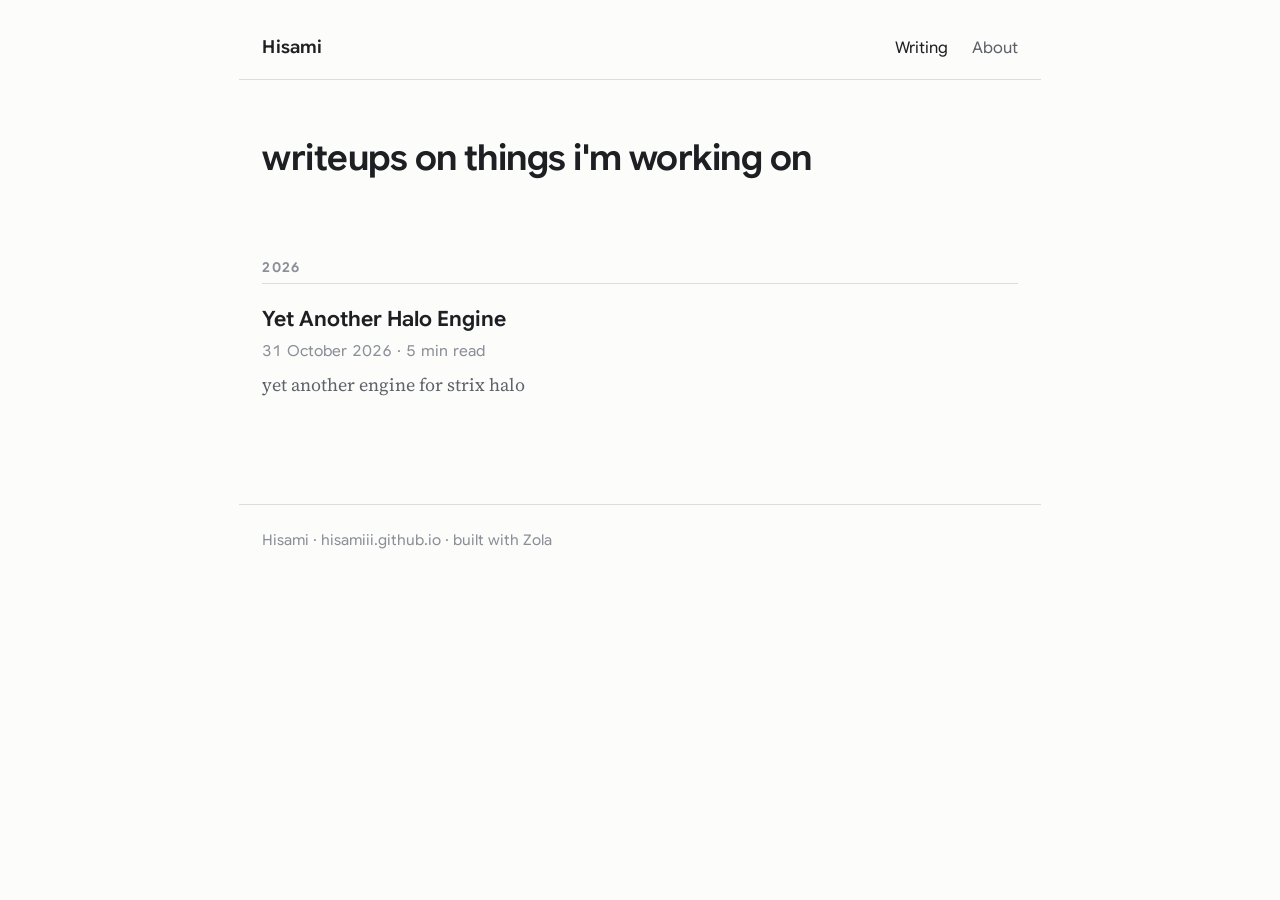
<file: index.html>
<!doctype html>
<html lang="en">
<head>
<meta charset="utf-8">
<meta name="viewport" content="width=device-width, initial-scale=1">
<title>Hisami</title>
<meta name="description" content="writeups on things i&#39;m working on">
<meta name="color-scheme" content="light dark">
<link rel="preload" href="https://hisamiii.github.io/fonts/SourceSerif4.woff2" as="font" type="font/woff2" crossorigin>
<link rel="stylesheet" href="https://hisamiii.github.io/style.css?h=e1146e367f2f4ecbf2cb">
<link rel="alternate" type="application/atom+xml" title="Hisami" href="https://hisamiii.github.io/atom.xml">

</head>
<body>
<header class="site-header">
  <div class="wrap">
    <a class="site-name" href="https://hisamiii.github.io/">Hisami</a>
    <nav class="site-nav">
      
      <a href="https://hisamiii.github.io/" aria-current="page">Writing</a>
      <a href="https://hisamiii.github.io/about/">About</a>
    </nav>
  </div>
</header>

<main>

<div class="wrap">
  <section class="intro">
    <h1>writeups on things i&#39;m working on</h1>
  </section>
  <h2 class="label year">2026</h2>
  <ul class="entries">
    <li>
      <h2><a href="https://hisamiii.github.io/posts/yet-another-halo-engine/">Yet Another Halo Engine</a></h2>
      <p class="meta"><time datetime="2026-10-31">31 October 2026</time> · 5 min read</p>
      <p class="summary">yet another engine for strix halo</p>
    </li></ul>
</div>

</main>

<footer class="site-footer">
  <div class="wrap">Hisami · hisamiii.github.io · built with Zola</div>
</footer>
</body>
</html>
</file>
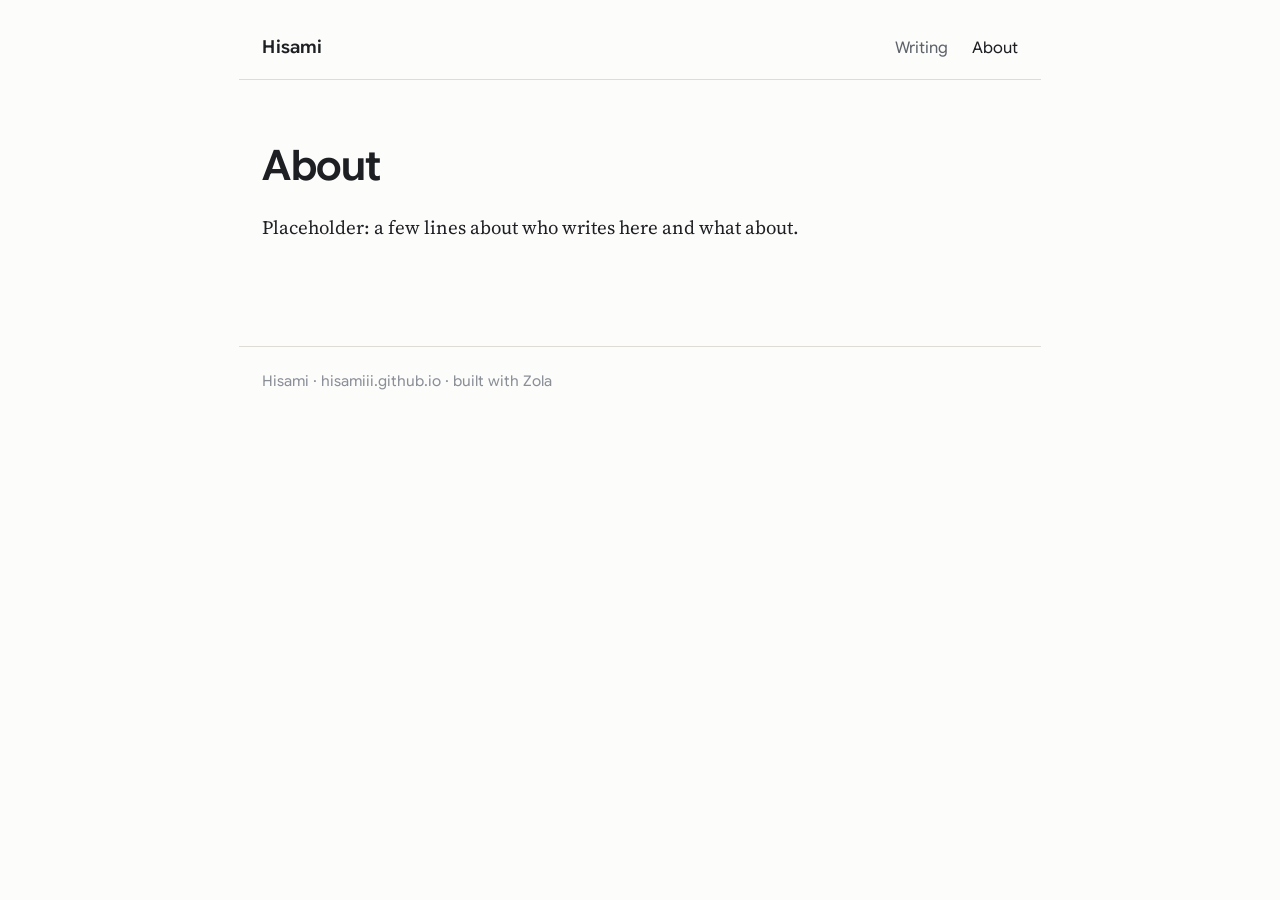
<file: about/index.html>
<!doctype html>
<html lang="en">
<head>
<meta charset="utf-8">
<meta name="viewport" content="width=device-width, initial-scale=1">
<title>About · Hisami</title>
<meta name="description" content="writeups on things i&#39;m working on">
<meta name="color-scheme" content="light dark">
<link rel="preload" href="https://hisamiii.github.io/fonts/SourceSerif4.woff2" as="font" type="font/woff2" crossorigin>
<link rel="stylesheet" href="https://hisamiii.github.io/style.css?h=e1146e367f2f4ecbf2cb">
<link rel="alternate" type="application/atom+xml" title="Hisami" href="https://hisamiii.github.io/atom.xml">

</head>
<body>
<header class="site-header">
  <div class="wrap">
    <a class="site-name" href="https://hisamiii.github.io/">Hisami</a>
    <nav class="site-nav">
      
      <a href="https://hisamiii.github.io/">Writing</a>
      <a href="https://hisamiii.github.io/about/" aria-current="page">About</a>
    </nav>
  </div>
</header>

<main>

<article>
  <header class="title-block wrap"><h1>About</h1></header>
  <div class="prose plain">
<p>Placeholder: a few lines about who writes here and what about.</p>

  </div>
</article>

</main>

<footer class="site-footer">
  <div class="wrap">Hisami · hisamiii.github.io · built with Zola</div>
</footer>
</body>
</html>
</file>
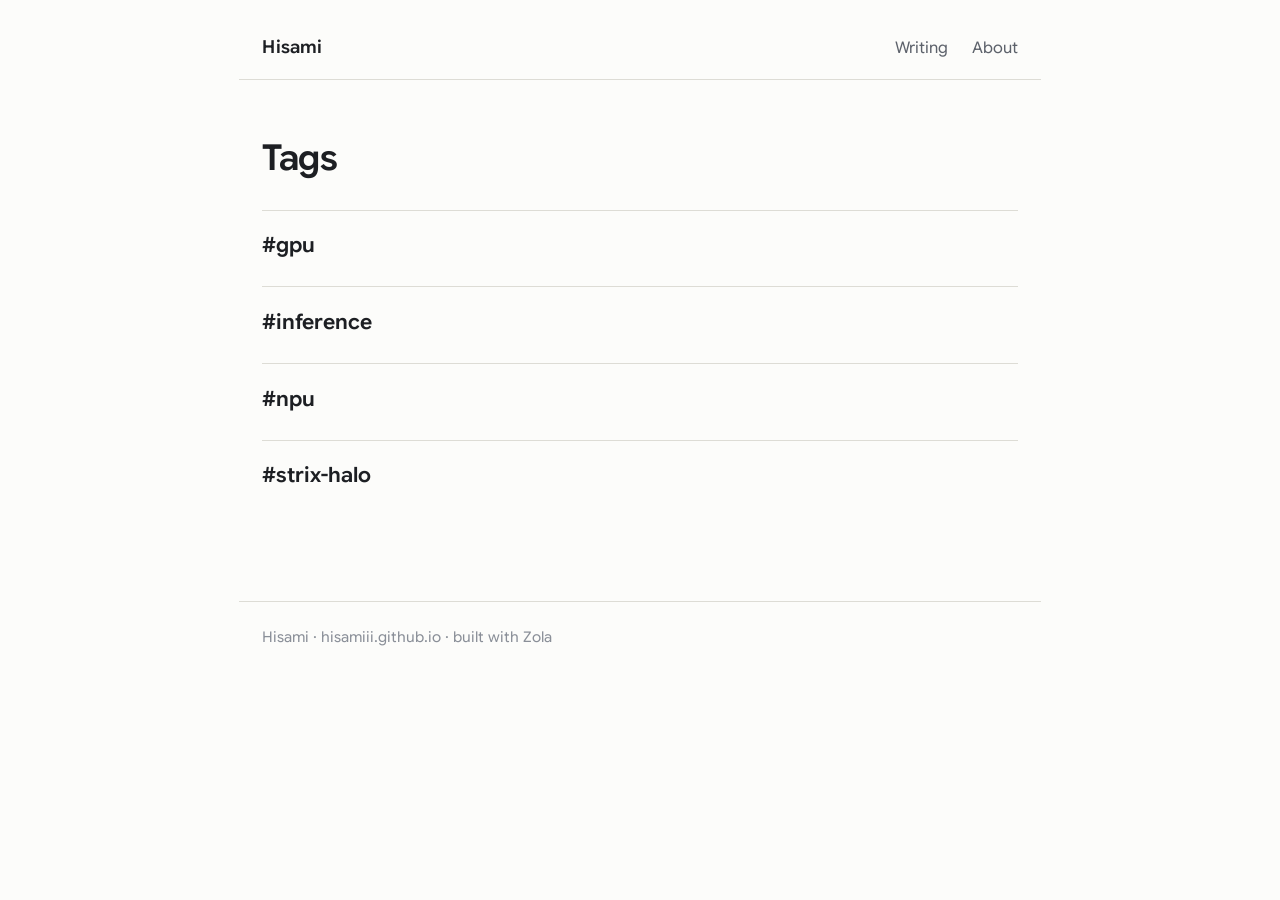
<file: tags/index.html>
<!doctype html>
<html lang="en">
<head>
<meta charset="utf-8">
<meta name="viewport" content="width=device-width, initial-scale=1">
<title>Tags · Hisami</title>
<meta name="description" content="writeups on things i&#39;m working on">
<meta name="color-scheme" content="light dark">
<link rel="preload" href="https://hisamiii.github.io/fonts/SourceSerif4.woff2" as="font" type="font/woff2" crossorigin>
<link rel="stylesheet" href="https://hisamiii.github.io/style.css?h=e1146e367f2f4ecbf2cb">
<link rel="alternate" type="application/atom+xml" title="Hisami" href="https://hisamiii.github.io/atom.xml">

</head>
<body>
<header class="site-header">
  <div class="wrap">
    <a class="site-name" href="https://hisamiii.github.io/">Hisami</a>
    <nav class="site-nav">
      
      <a href="https://hisamiii.github.io/">Writing</a>
      <a href="https://hisamiii.github.io/about/">About</a>
    </nav>
  </div>
</header>

<main>

<div class="wrap">
  <section class="intro"><h1>Tags</h1></section>
  <ul class="entries">
    <li><h2><a href="https://hisamiii.github.io/tags/gpu/">#gpu</a></h2></li>
    <li><h2><a href="https://hisamiii.github.io/tags/inference/">#inference</a></h2></li>
    <li><h2><a href="https://hisamiii.github.io/tags/npu/">#npu</a></h2></li>
    <li><h2><a href="https://hisamiii.github.io/tags/strix-halo/">#strix-halo</a></h2></li>
  </ul>
</div>

</main>

<footer class="site-footer">
  <div class="wrap">Hisami · hisamiii.github.io · built with Zola</div>
</footer>
</body>
</html>
</file>
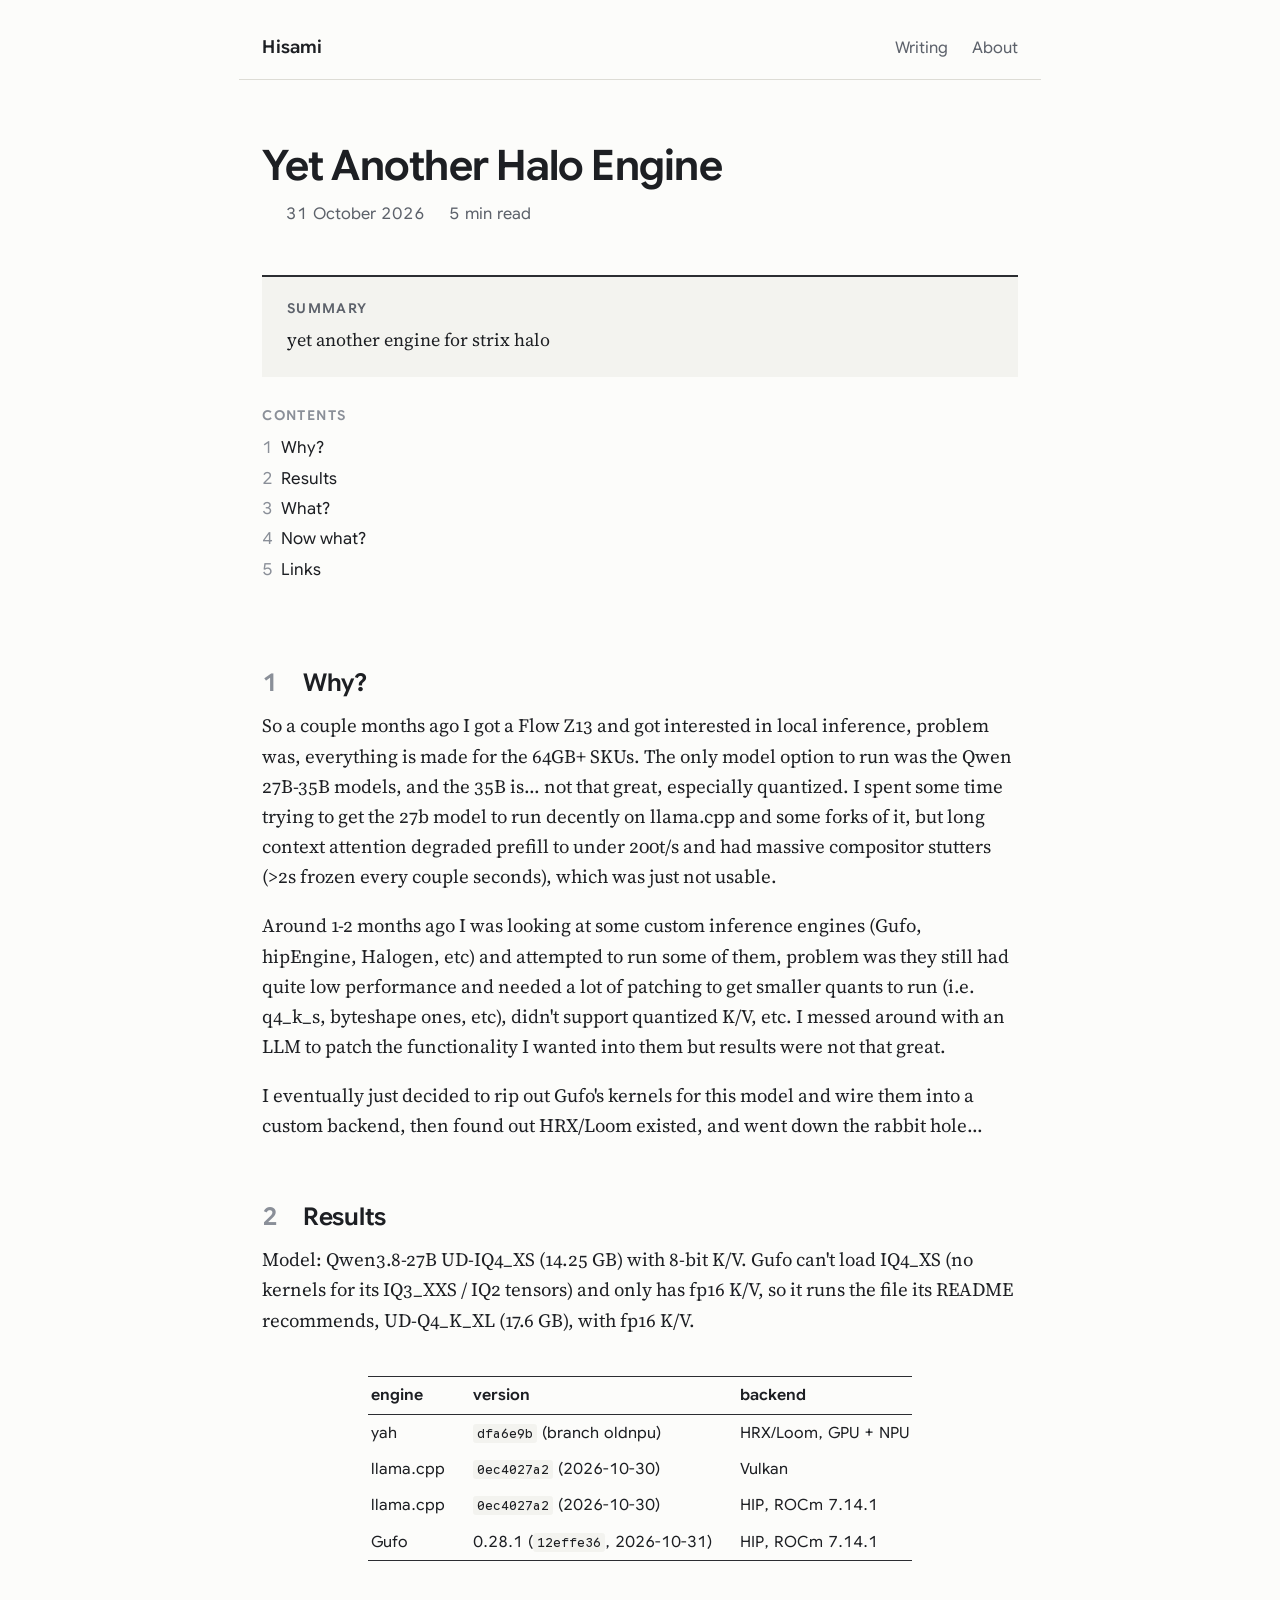
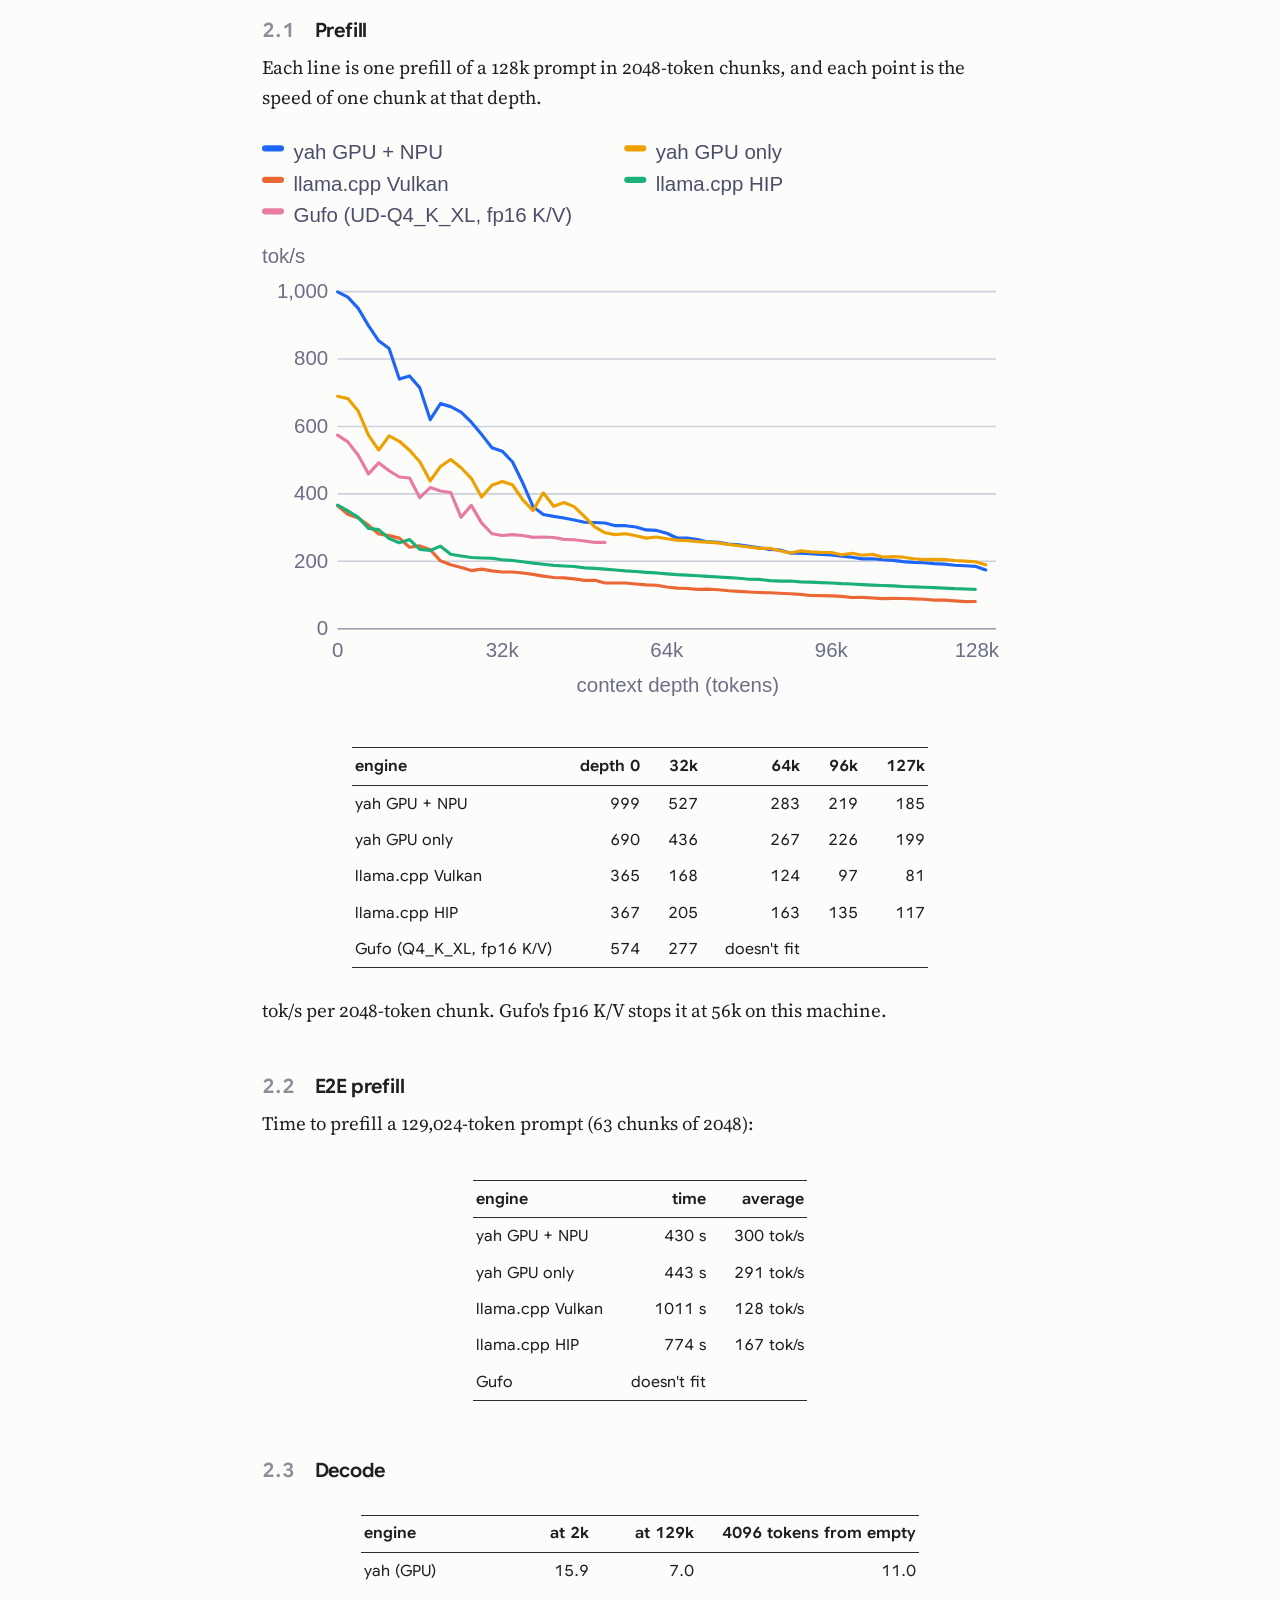
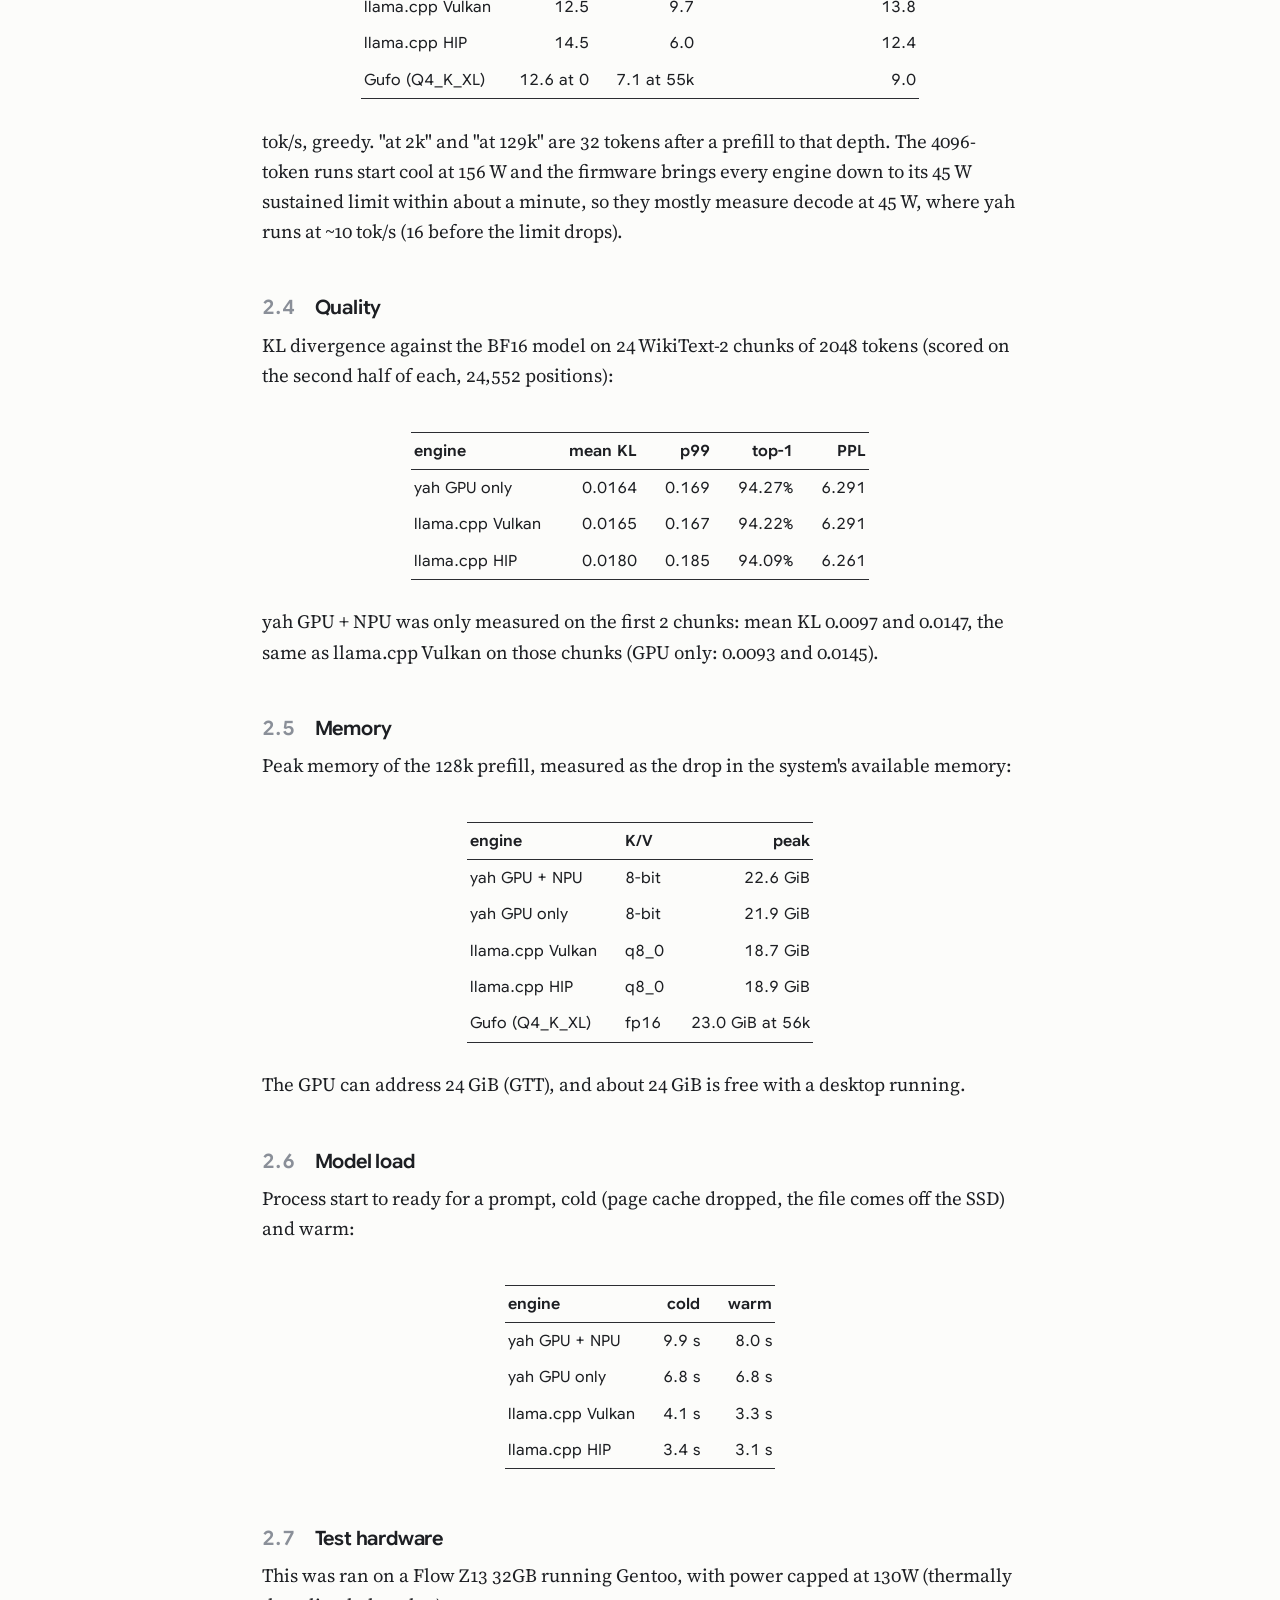
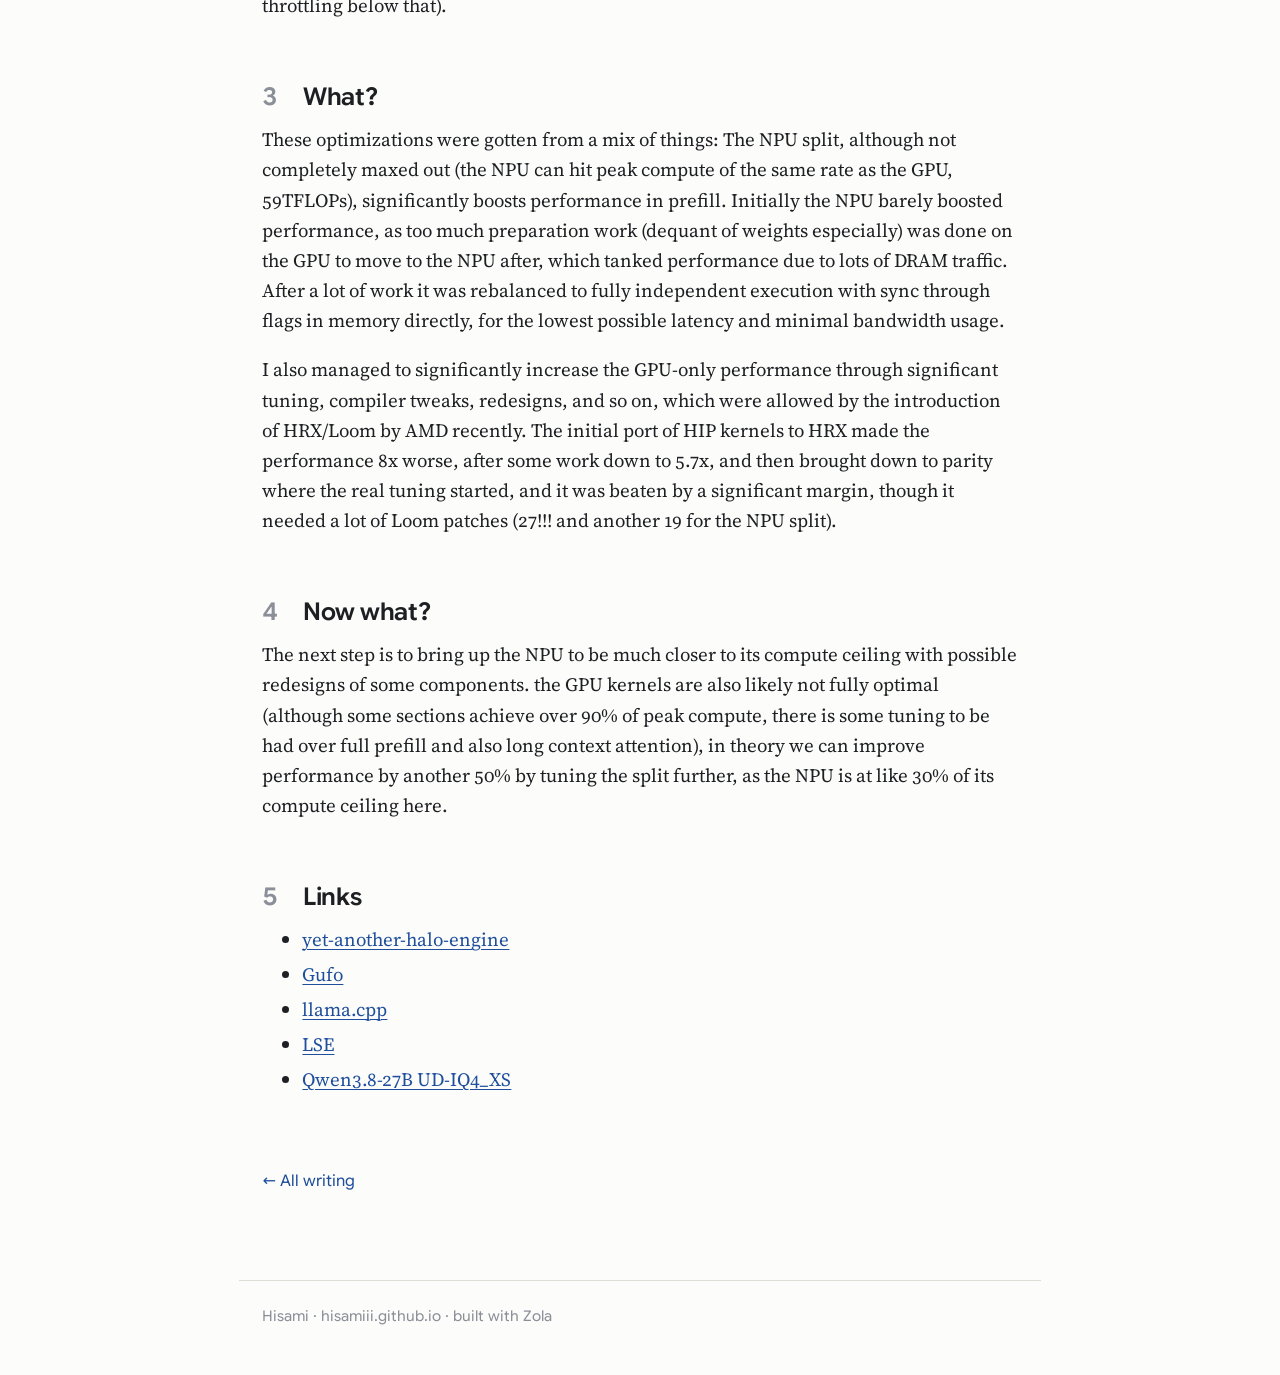
<file: posts/yet-another-halo-engine/index.html>
<!doctype html>
<html lang="en">
<head>
<meta charset="utf-8">
<meta name="viewport" content="width=device-width, initial-scale=1">
<title>Yet Another Halo Engine · Hisami</title>
<meta name="description" content="yet another engine for strix halo">
<meta name="color-scheme" content="light dark">
<link rel="preload" href="https://hisamiii.github.io/fonts/SourceSerif4.woff2" as="font" type="font/woff2" crossorigin>
<link rel="stylesheet" href="https://hisamiii.github.io/style.css?h=e1146e367f2f4ecbf2cb">
<link rel="alternate" type="application/atom+xml" title="Hisami" href="https://hisamiii.github.io/atom.xml">


</head>
<body>
<header class="site-header">
  <div class="wrap">
    <a class="site-name" href="https://hisamiii.github.io/">Hisami</a>
    <nav class="site-nav">
      
      <a href="https://hisamiii.github.io/">Writing</a>
      <a href="https://hisamiii.github.io/about/">About</a>
    </nav>
  </div>
</header>

<main>

<article>
  <header class="title-block wrap">
    
    <h1>Yet Another Halo Engine</h1>
    
    <div class="byline">
      <span class="author"></span>
      <time datetime="2026-10-31">31 October 2026</time>
      <span>5 min read</span>
    </div>
  </header>

  <div class="wrap">
    <section class="abstract">
      <span class="label">Summary</span>
      <p>yet another engine for strix halo</p>

    </section>
    <nav class="contents" aria-label="Contents">
      <span class="label">Contents</span>
      <ol>
        <li><a href="#why">Why?</a></li>
        <li><a href="#results">Results</a></li>
        <li><a href="#what">What?</a></li>
        <li><a href="#now-what">Now what?</a></li>
        <li><a href="#links">Links</a></li>
      </ol>
    </nav>
  </div>

  <div class="prose">
<h2 id="why">Why?</h2>
<p>So a couple months ago I got a Flow Z13 and got interested in local inference, problem was, everything is made for the 64GB+ SKUs. The only model option to run was the Qwen 27B-35B models, and the 35B is... not that great, especially quantized. I spent some time trying to get the 27b model to run decently on llama.cpp and some forks of it, but long context attention degraded prefill to under 200t/s and had massive compositor stutters (&gt;2s frozen every couple seconds), which was just not usable.</p>
<p>Around 1-2 months ago I was looking at some custom inference engines (Gufo, hipEngine, Halogen, etc) and attempted to run some of them, problem was they still had quite low performance and needed a lot of patching to get smaller quants to run (i.e. q4_k_s, byteshape ones, etc), didn't support quantized K/V, etc. I messed around with an LLM to patch the functionality I wanted into them but results were not that great.</p>
<p>I eventually just decided to rip out Gufo's kernels for this model and wire them into a custom backend, then found out HRX/Loom existed, and went down the rabbit hole...</p>
<h2 id="results">Results</h2>
<p>Model: Qwen3.8-27B UD-IQ4_XS (14.25 GB) with 8-bit K/V. Gufo can't load IQ4_XS (no kernels for its IQ3_XXS / IQ2 tensors) and only has fp16 K/V, so it runs the file its README recommends, UD-Q4_K_XL (17.6 GB), with fp16 K/V.</p>
<table><thead><tr><th>engine</th><th>version</th><th>backend</th></tr></thead><tbody>
<tr><td>yah</td><td><code>dfa6e9b</code> (branch oldnpu)</td><td>HRX/Loom, GPU + NPU</td></tr>
<tr><td>llama.cpp</td><td><code>0ec4027a2</code> (2026-10-30)</td><td>Vulkan</td></tr>
<tr><td>llama.cpp</td><td><code>0ec4027a2</code> (2026-10-30)</td><td>HIP, ROCm 7.14.1</td></tr>
<tr><td>Gufo</td><td>0.28.1 (<code>12effe36</code>, 2026-10-31)</td><td>HIP, ROCm 7.14.1</td></tr>
</tbody></table>
<h3 id="prefill">Prefill</h3>
<p>Each line is one prefill of a 128k prompt in 2048-token chunks, and each point is the speed of one chunk at that depth.</p>
<p><img src="https://hisamiii.github.io/posts/yet-another-halo-engine/ctx.svg" alt="Prefill speed vs context depth" /></p>
<table><thead><tr><th>engine</th><th style="text-align: right">depth 0</th><th style="text-align: right">32k</th><th style="text-align: right">64k</th><th style="text-align: right">96k</th><th style="text-align: right">127k</th></tr></thead><tbody>
<tr><td>yah GPU + NPU</td><td style="text-align: right">999</td><td style="text-align: right">527</td><td style="text-align: right">283</td><td style="text-align: right">219</td><td style="text-align: right">185</td></tr>
<tr><td>yah GPU only</td><td style="text-align: right">690</td><td style="text-align: right">436</td><td style="text-align: right">267</td><td style="text-align: right">226</td><td style="text-align: right">199</td></tr>
<tr><td>llama.cpp Vulkan</td><td style="text-align: right">365</td><td style="text-align: right">168</td><td style="text-align: right">124</td><td style="text-align: right">97</td><td style="text-align: right">81</td></tr>
<tr><td>llama.cpp HIP</td><td style="text-align: right">367</td><td style="text-align: right">205</td><td style="text-align: right">163</td><td style="text-align: right">135</td><td style="text-align: right">117</td></tr>
<tr><td>Gufo (Q4_K_XL, fp16 K/V)</td><td style="text-align: right">574</td><td style="text-align: right">277</td><td style="text-align: right">doesn't fit</td><td style="text-align: right"></td><td style="text-align: right"></td></tr>
</tbody></table>
<p>tok/s per 2048-token chunk. Gufo's fp16 K/V stops it at 56k on this machine.</p>
<h3 id="e2e-prefill">E2E prefill</h3>
<p>Time to prefill a 129,024-token prompt (63 chunks of 2048):</p>
<table><thead><tr><th>engine</th><th style="text-align: right">time</th><th style="text-align: right">average</th></tr></thead><tbody>
<tr><td>yah GPU + NPU</td><td style="text-align: right">430 s</td><td style="text-align: right">300 tok/s</td></tr>
<tr><td>yah GPU only</td><td style="text-align: right">443 s</td><td style="text-align: right">291 tok/s</td></tr>
<tr><td>llama.cpp Vulkan</td><td style="text-align: right">1011 s</td><td style="text-align: right">128 tok/s</td></tr>
<tr><td>llama.cpp HIP</td><td style="text-align: right">774 s</td><td style="text-align: right">167 tok/s</td></tr>
<tr><td>Gufo</td><td style="text-align: right">doesn't fit</td><td style="text-align: right"></td></tr>
</tbody></table>
<h3 id="decode">Decode</h3>
<table><thead><tr><th>engine</th><th style="text-align: right">at 2k</th><th style="text-align: right">at 129k</th><th style="text-align: right">4096 tokens from empty</th></tr></thead><tbody>
<tr><td>yah (GPU)</td><td style="text-align: right">15.9</td><td style="text-align: right">7.0</td><td style="text-align: right">11.0</td></tr>
<tr><td>llama.cpp Vulkan</td><td style="text-align: right">12.5</td><td style="text-align: right">9.7</td><td style="text-align: right">13.8</td></tr>
<tr><td>llama.cpp HIP</td><td style="text-align: right">14.5</td><td style="text-align: right">6.0</td><td style="text-align: right">12.4</td></tr>
<tr><td>Gufo (Q4_K_XL)</td><td style="text-align: right">12.6 at 0</td><td style="text-align: right">7.1 at 55k</td><td style="text-align: right">9.0</td></tr>
</tbody></table>
<p>tok/s, greedy. "at 2k" and "at 129k" are 32 tokens after a prefill to that depth. The 4096-token runs start cool at 156 W and the firmware brings every engine down to its 45 W sustained limit within about a minute, so they mostly measure decode at 45 W, where yah runs at ~10 tok/s (16 before the limit drops).</p>
<h3 id="quality">Quality</h3>
<p>KL divergence against the BF16 model on 24 WikiText-2 chunks of 2048 tokens (scored on the second half of each, 24,552 positions):</p>
<table><thead><tr><th>engine</th><th style="text-align: right">mean KL</th><th style="text-align: right">p99</th><th style="text-align: right">top-1</th><th style="text-align: right">PPL</th></tr></thead><tbody>
<tr><td>yah GPU only</td><td style="text-align: right">0.0164</td><td style="text-align: right">0.169</td><td style="text-align: right">94.27%</td><td style="text-align: right">6.291</td></tr>
<tr><td>llama.cpp Vulkan</td><td style="text-align: right">0.0165</td><td style="text-align: right">0.167</td><td style="text-align: right">94.22%</td><td style="text-align: right">6.291</td></tr>
<tr><td>llama.cpp HIP</td><td style="text-align: right">0.0180</td><td style="text-align: right">0.185</td><td style="text-align: right">94.09%</td><td style="text-align: right">6.261</td></tr>
</tbody></table>
<p>yah GPU + NPU was only measured on the first 2 chunks: mean KL 0.0097 and 0.0147, the same as llama.cpp Vulkan on those chunks (GPU only: 0.0093 and 0.0145).</p>
<h3 id="memory">Memory</h3>
<p>Peak memory of the 128k prefill, measured as the drop in the system's available memory:</p>
<table><thead><tr><th>engine</th><th>K/V</th><th style="text-align: right">peak</th></tr></thead><tbody>
<tr><td>yah GPU + NPU</td><td>8-bit</td><td style="text-align: right">22.6 GiB</td></tr>
<tr><td>yah GPU only</td><td>8-bit</td><td style="text-align: right">21.9 GiB</td></tr>
<tr><td>llama.cpp Vulkan</td><td>q8_0</td><td style="text-align: right">18.7 GiB</td></tr>
<tr><td>llama.cpp HIP</td><td>q8_0</td><td style="text-align: right">18.9 GiB</td></tr>
<tr><td>Gufo (Q4_K_XL)</td><td>fp16</td><td style="text-align: right">23.0 GiB at 56k</td></tr>
</tbody></table>
<p>The GPU can address 24 GiB (GTT), and about 24 GiB is free with a desktop running.</p>
<h3 id="model-load">Model load</h3>
<p>Process start to ready for a prompt, cold (page cache dropped, the file comes off the SSD) and warm:</p>
<table><thead><tr><th>engine</th><th style="text-align: right">cold</th><th style="text-align: right">warm</th></tr></thead><tbody>
<tr><td>yah GPU + NPU</td><td style="text-align: right">9.9 s</td><td style="text-align: right">8.0 s</td></tr>
<tr><td>yah GPU only</td><td style="text-align: right">6.8 s</td><td style="text-align: right">6.8 s</td></tr>
<tr><td>llama.cpp Vulkan</td><td style="text-align: right">4.1 s</td><td style="text-align: right">3.3 s</td></tr>
<tr><td>llama.cpp HIP</td><td style="text-align: right">3.4 s</td><td style="text-align: right">3.1 s</td></tr>
</tbody></table>
<h3 id="test-hardware">Test hardware</h3>
<p>This was ran on a Flow Z13 32GB running Gentoo, with power capped at 130W (thermally throttling below that).</p>
<h2 id="what">What?</h2>
<p>These optimizations were gotten from a mix of things:
The NPU split, although not completely maxed out (the NPU can hit peak compute of the same rate as the GPU, 59TFLOPs), significantly boosts performance in prefill. Initially the NPU barely boosted performance, as too much preparation work (dequant of weights especially) was done on the GPU to move to the NPU after, which tanked performance due to lots of DRAM traffic. After a lot of work it was rebalanced to fully independent execution with sync through flags in memory directly, for the lowest possible latency and minimal bandwidth usage.</p>
<p>I also managed to significantly increase the GPU-only performance through significant tuning, compiler tweaks, redesigns, and so on, which were allowed by the introduction of HRX/Loom by AMD recently. The initial port of HIP kernels to HRX made the performance 8x worse, after some work down to 5.7x, and then brought down to parity where the real tuning started, and it was beaten by a significant margin, though it needed a lot of Loom patches (27!!! and another 19 for the NPU split).</p>
<h2 id="now-what">Now what?</h2>
<p>The next step is to bring up the NPU to be much closer to its compute ceiling with possible redesigns of some components. the GPU kernels are also likely not fully optimal (although some sections achieve over 90% of peak compute, there is some tuning to be had over full prefill and also long context attention), in theory we can improve performance by another 50% by tuning the split further, as the NPU is at like 30% of its compute ceiling here.</p>
<h2 id="links">Links</h2>
<ul>
<li><a rel="external" href="https://github.com/hisamiii/yet-another-halo-engine">yet-another-halo-engine</a></li>
<li><a rel="external" href="https://github.com/gufo-org/gufo">Gufo</a></li>
<li><a rel="external" href="https://github.com/ggml-org/llama.cpp">llama.cpp</a></li>
<li><a rel="external" href="https://github.com/Geramy/LSE">LSE</a></li>
<li><a rel="external" href="https://huggingface.co/unsloth/Qwen3.8-27B-GGUF/blob/main/Qwen3.8-27B-UD-IQ4_XS.gguf">Qwen3.8-27B UD-IQ4_XS</a></li>
</ul>

  </div>
  <nav class="post-nav wrap">
    <a href="https://hisamiii.github.io/">← All writing</a>
    
  </nav>
</article>

</main>

<footer class="site-footer">
  <div class="wrap">Hisami · hisamiii.github.io · built with Zola</div>
</footer>
</body>
</html>
</file>
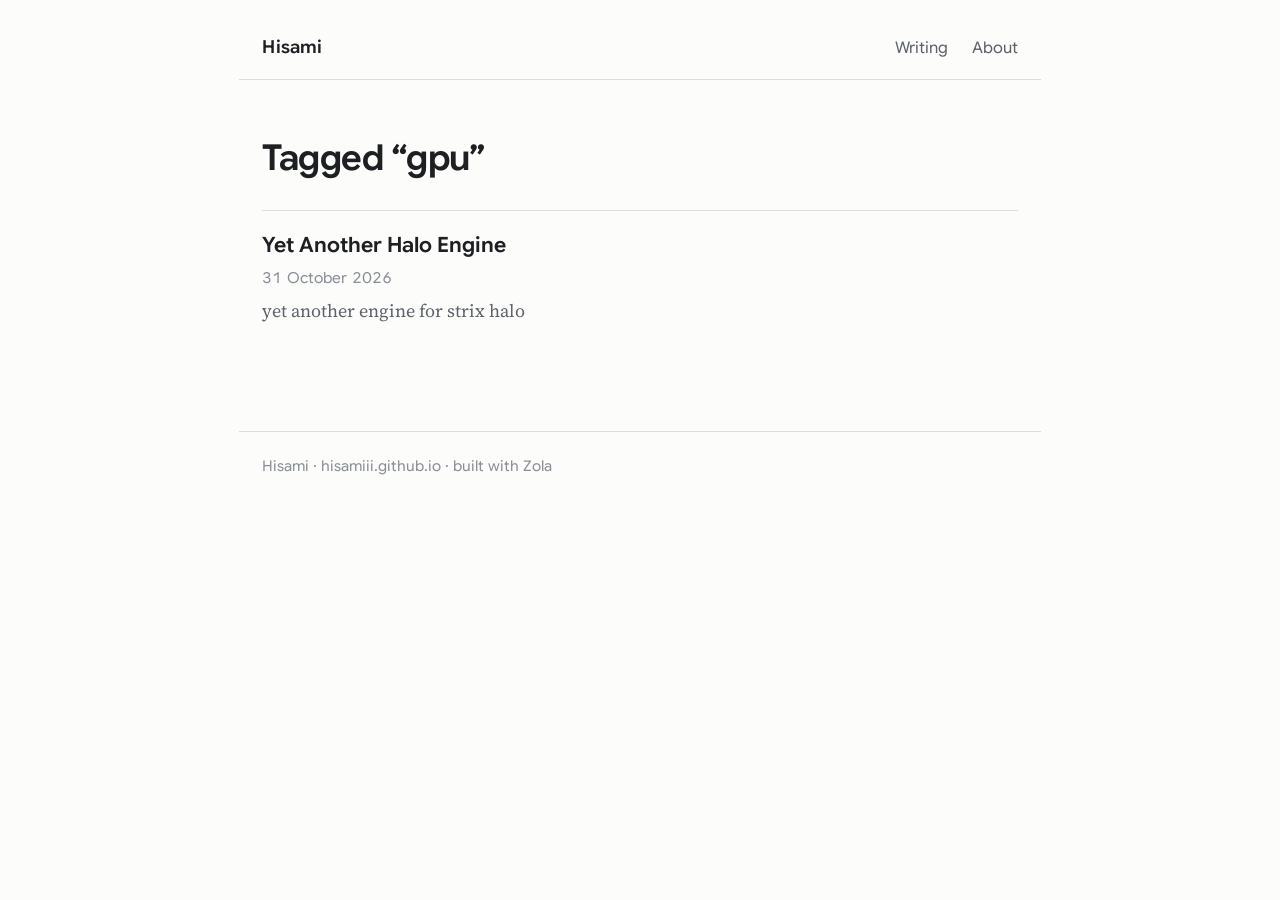
<file: tags/gpu/index.html>
<!doctype html>
<html lang="en">
<head>
<meta charset="utf-8">
<meta name="viewport" content="width=device-width, initial-scale=1">
<title>gpu · Hisami</title>
<meta name="description" content="writeups on things i&#39;m working on">
<meta name="color-scheme" content="light dark">
<link rel="preload" href="https://hisamiii.github.io/fonts/SourceSerif4.woff2" as="font" type="font/woff2" crossorigin>
<link rel="stylesheet" href="https://hisamiii.github.io/style.css?h=e1146e367f2f4ecbf2cb">
<link rel="alternate" type="application/atom+xml" title="Hisami" href="https://hisamiii.github.io/atom.xml">

</head>
<body>
<header class="site-header">
  <div class="wrap">
    <a class="site-name" href="https://hisamiii.github.io/">Hisami</a>
    <nav class="site-nav">
      
      <a href="https://hisamiii.github.io/">Writing</a>
      <a href="https://hisamiii.github.io/about/">About</a>
    </nav>
  </div>
</header>

<main>

<div class="wrap">
  <section class="intro"><h1>Tagged “gpu”</h1></section>
  <ul class="entries">
    <li>
      <h2><a href="https://hisamiii.github.io/posts/yet-another-halo-engine/">Yet Another Halo Engine</a></h2>
      <p class="meta"><time datetime="2026-10-31">31 October 2026</time></p>
      <p class="summary">yet another engine for strix halo</p>
    </li>
  </ul>
</div>

</main>

<footer class="site-footer">
  <div class="wrap">Hisami · hisamiii.github.io · built with Zola</div>
</footer>
</body>
</html>
</file>
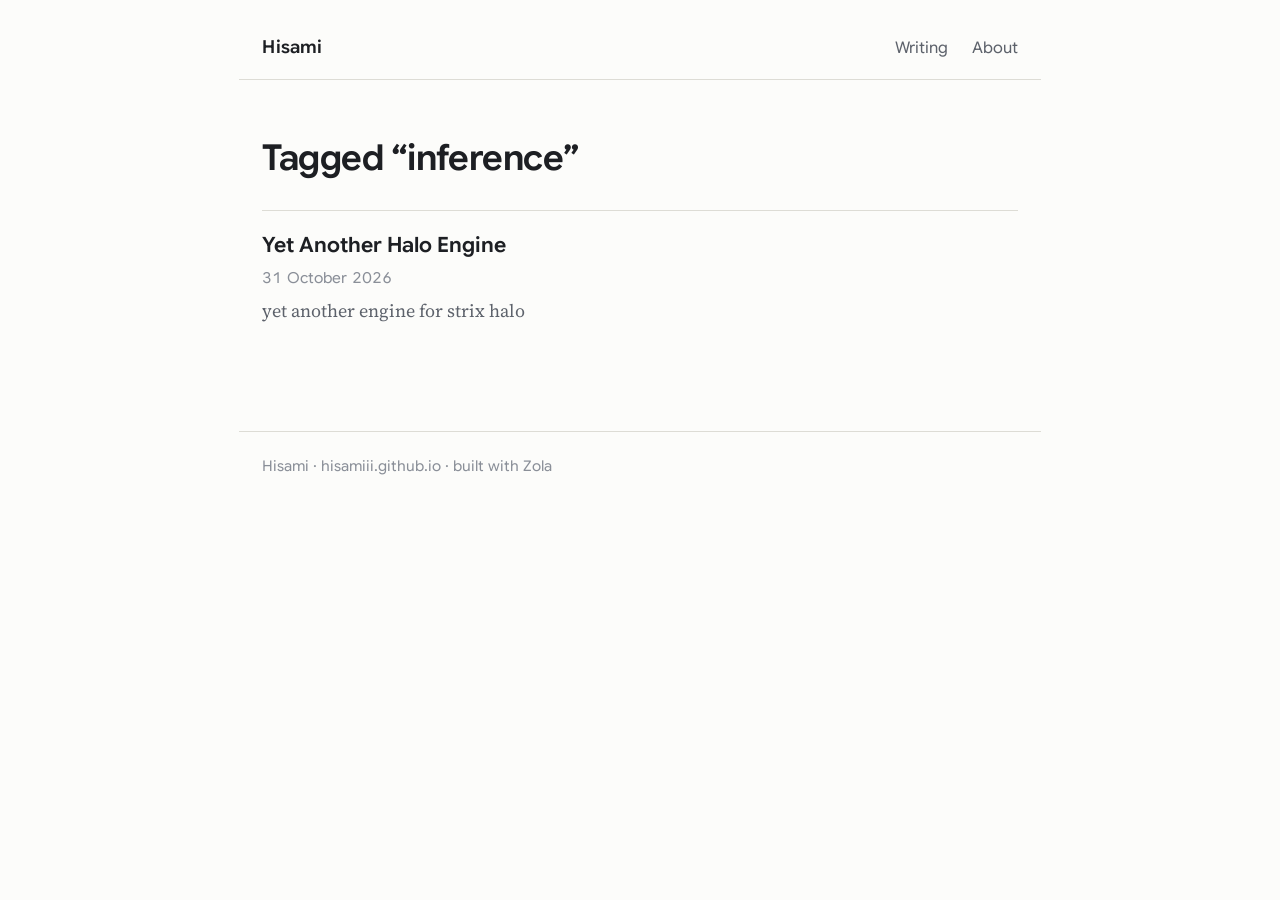
<file: tags/inference/index.html>
<!doctype html>
<html lang="en">
<head>
<meta charset="utf-8">
<meta name="viewport" content="width=device-width, initial-scale=1">
<title>inference · Hisami</title>
<meta name="description" content="writeups on things i&#39;m working on">
<meta name="color-scheme" content="light dark">
<link rel="preload" href="https://hisamiii.github.io/fonts/SourceSerif4.woff2" as="font" type="font/woff2" crossorigin>
<link rel="stylesheet" href="https://hisamiii.github.io/style.css?h=e1146e367f2f4ecbf2cb">
<link rel="alternate" type="application/atom+xml" title="Hisami" href="https://hisamiii.github.io/atom.xml">

</head>
<body>
<header class="site-header">
  <div class="wrap">
    <a class="site-name" href="https://hisamiii.github.io/">Hisami</a>
    <nav class="site-nav">
      
      <a href="https://hisamiii.github.io/">Writing</a>
      <a href="https://hisamiii.github.io/about/">About</a>
    </nav>
  </div>
</header>

<main>

<div class="wrap">
  <section class="intro"><h1>Tagged “inference”</h1></section>
  <ul class="entries">
    <li>
      <h2><a href="https://hisamiii.github.io/posts/yet-another-halo-engine/">Yet Another Halo Engine</a></h2>
      <p class="meta"><time datetime="2026-10-31">31 October 2026</time></p>
      <p class="summary">yet another engine for strix halo</p>
    </li>
  </ul>
</div>

</main>

<footer class="site-footer">
  <div class="wrap">Hisami · hisamiii.github.io · built with Zola</div>
</footer>
</body>
</html>
</file>
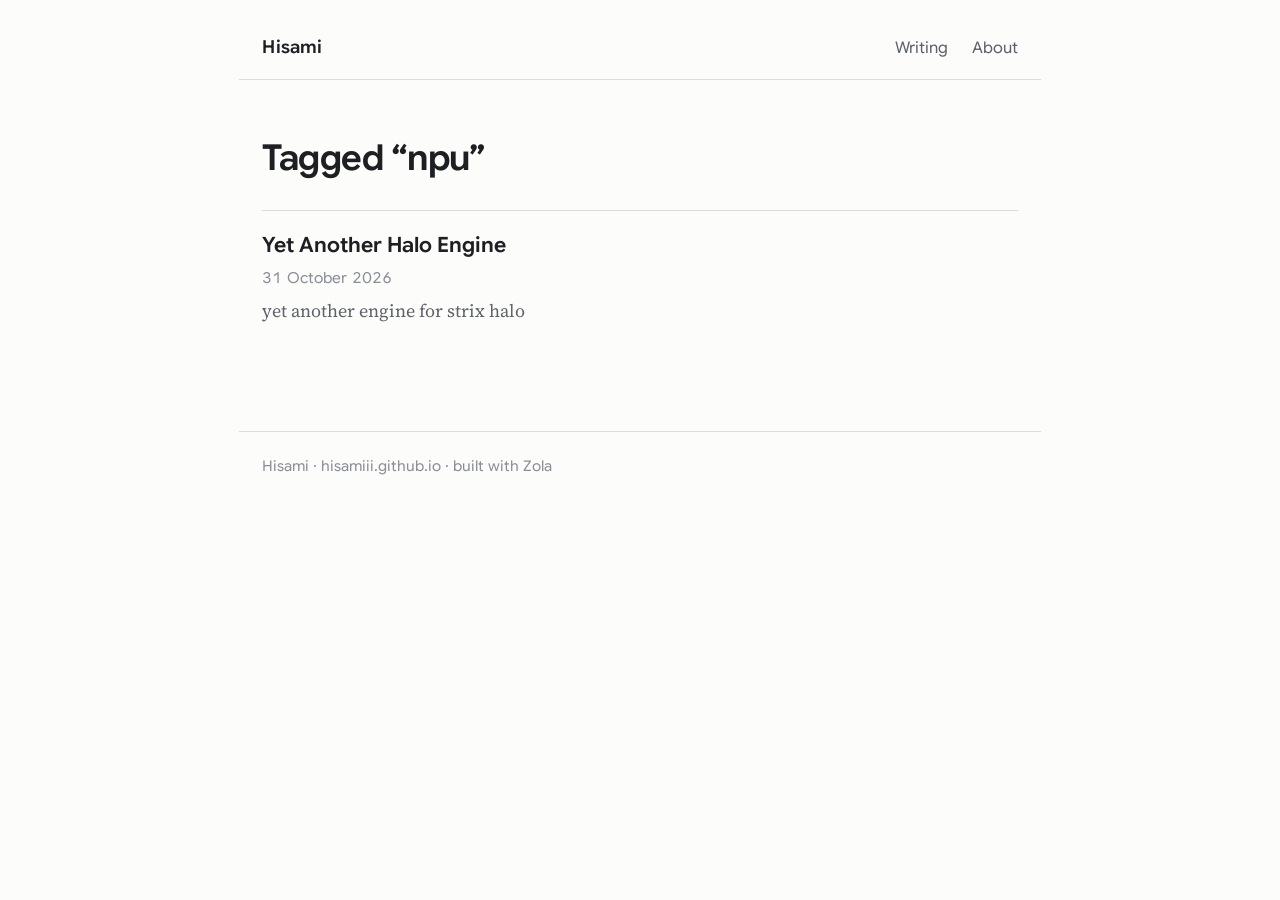
<file: tags/npu/index.html>
<!doctype html>
<html lang="en">
<head>
<meta charset="utf-8">
<meta name="viewport" content="width=device-width, initial-scale=1">
<title>npu · Hisami</title>
<meta name="description" content="writeups on things i&#39;m working on">
<meta name="color-scheme" content="light dark">
<link rel="preload" href="https://hisamiii.github.io/fonts/SourceSerif4.woff2" as="font" type="font/woff2" crossorigin>
<link rel="stylesheet" href="https://hisamiii.github.io/style.css?h=e1146e367f2f4ecbf2cb">
<link rel="alternate" type="application/atom+xml" title="Hisami" href="https://hisamiii.github.io/atom.xml">

</head>
<body>
<header class="site-header">
  <div class="wrap">
    <a class="site-name" href="https://hisamiii.github.io/">Hisami</a>
    <nav class="site-nav">
      
      <a href="https://hisamiii.github.io/">Writing</a>
      <a href="https://hisamiii.github.io/about/">About</a>
    </nav>
  </div>
</header>

<main>

<div class="wrap">
  <section class="intro"><h1>Tagged “npu”</h1></section>
  <ul class="entries">
    <li>
      <h2><a href="https://hisamiii.github.io/posts/yet-another-halo-engine/">Yet Another Halo Engine</a></h2>
      <p class="meta"><time datetime="2026-10-31">31 October 2026</time></p>
      <p class="summary">yet another engine for strix halo</p>
    </li>
  </ul>
</div>

</main>

<footer class="site-footer">
  <div class="wrap">Hisami · hisamiii.github.io · built with Zola</div>
</footer>
</body>
</html>
</file>
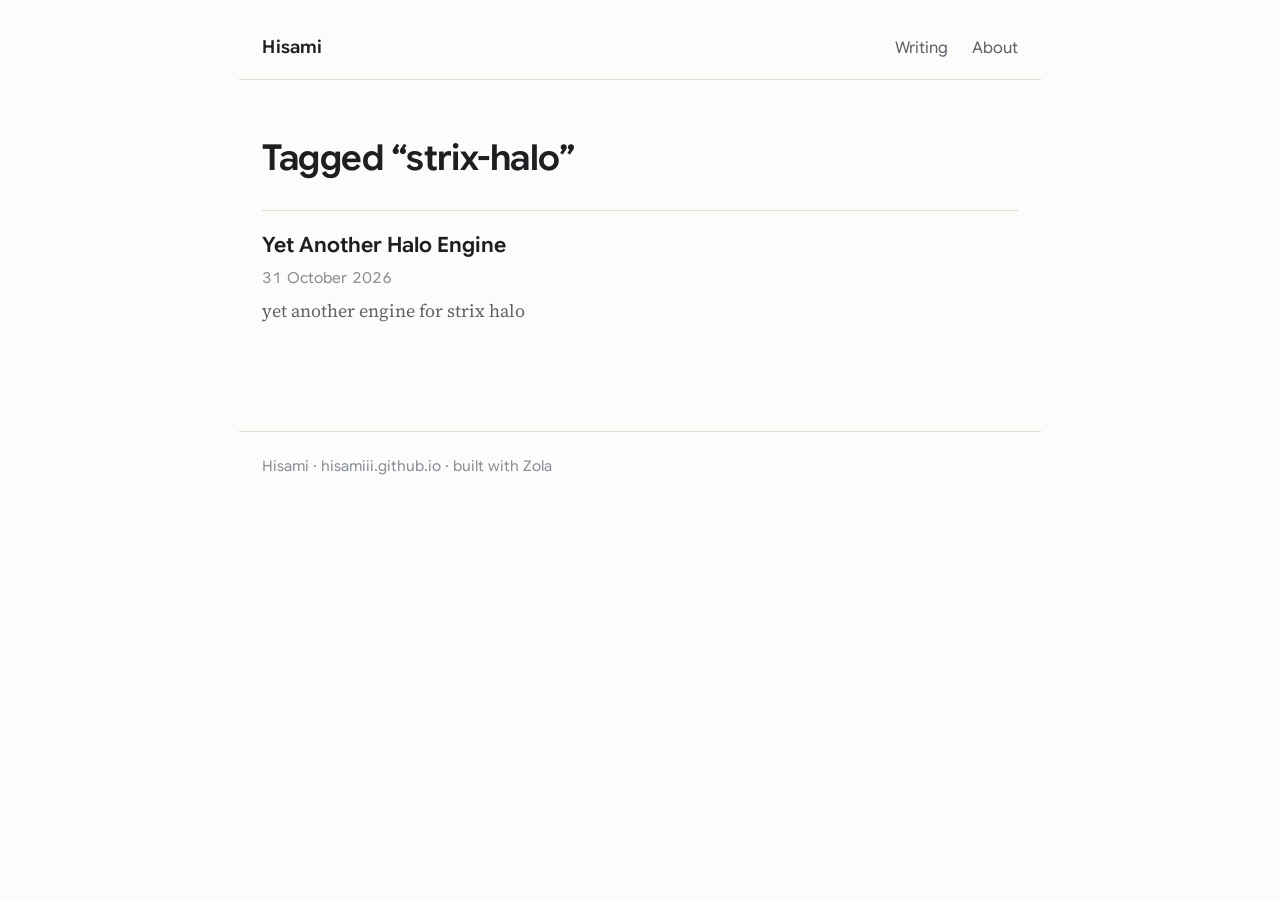
<file: tags/strix-halo/index.html>
<!doctype html>
<html lang="en">
<head>
<meta charset="utf-8">
<meta name="viewport" content="width=device-width, initial-scale=1">
<title>strix-halo · Hisami</title>
<meta name="description" content="writeups on things i&#39;m working on">
<meta name="color-scheme" content="light dark">
<link rel="preload" href="https://hisamiii.github.io/fonts/SourceSerif4.woff2" as="font" type="font/woff2" crossorigin>
<link rel="stylesheet" href="https://hisamiii.github.io/style.css?h=e1146e367f2f4ecbf2cb">
<link rel="alternate" type="application/atom+xml" title="Hisami" href="https://hisamiii.github.io/atom.xml">

</head>
<body>
<header class="site-header">
  <div class="wrap">
    <a class="site-name" href="https://hisamiii.github.io/">Hisami</a>
    <nav class="site-nav">
      
      <a href="https://hisamiii.github.io/">Writing</a>
      <a href="https://hisamiii.github.io/about/">About</a>
    </nav>
  </div>
</header>

<main>

<div class="wrap">
  <section class="intro"><h1>Tagged “strix-halo”</h1></section>
  <ul class="entries">
    <li>
      <h2><a href="https://hisamiii.github.io/posts/yet-another-halo-engine/">Yet Another Halo Engine</a></h2>
      <p class="meta"><time datetime="2026-10-31">31 October 2026</time></p>
      <p class="summary">yet another engine for strix halo</p>
    </li>
  </ul>
</div>

</main>

<footer class="site-footer">
  <div class="wrap">Hisami · hisamiii.github.io · built with Zola</div>
</footer>
</body>
</html>
</file>
